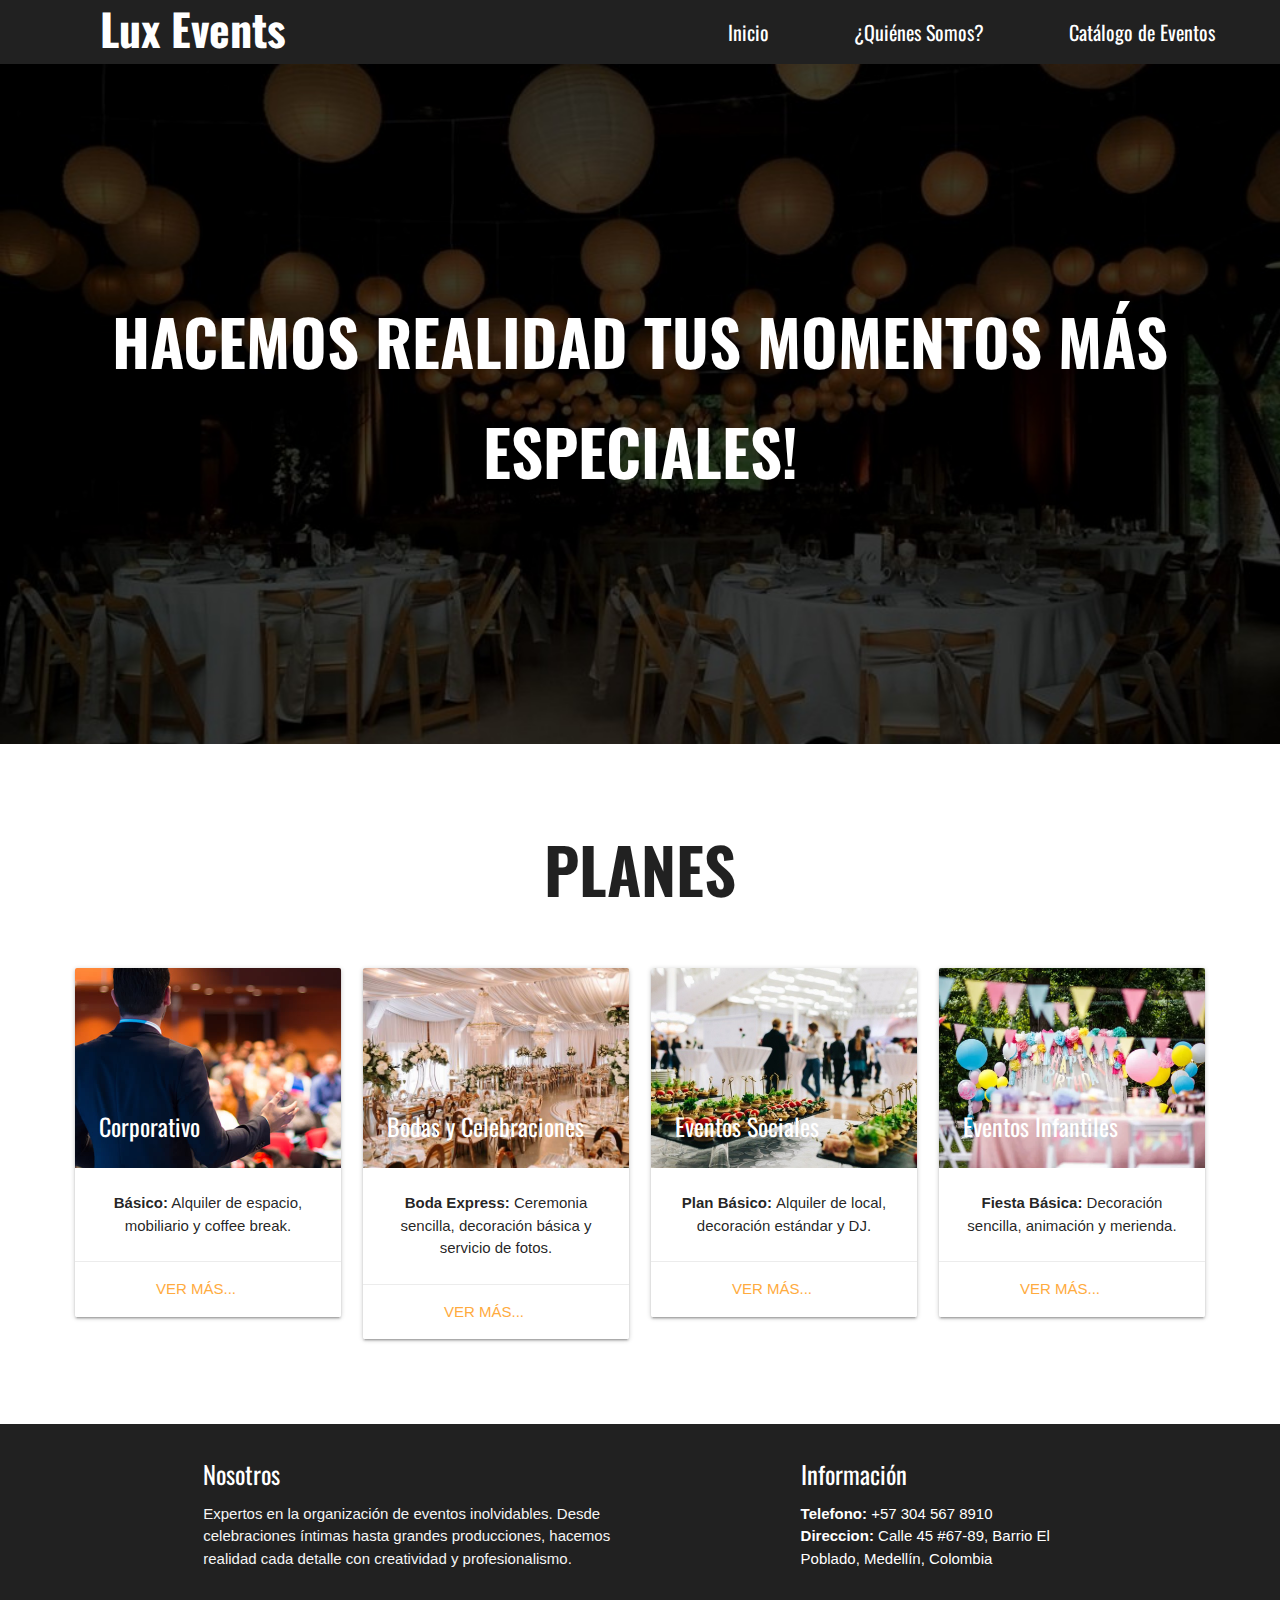
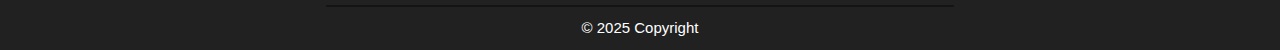
<file: index.html>
<!DOCTYPE html>
<html lang="en">
<head>
    <meta charset="UTF-8">
    <meta name="viewport" content="width=device-width, initial-scale=1.0">
    <title>Document</title>

    <!-- Import Google Icon Font -->
    <link href="https://fonts.googleapis.com/icon?family=Material+Icons" rel="stylesheet">

    <!-- Import Materialize CSS -->
    <link rel="stylesheet" href="https://cdnjs.cloudflare.com/ajax/libs/materialize/1.0.0/css/materialize.min.css">

    <!-- Import custom CSS (if you have it) -->
    <link rel="stylesheet" href="style.css">

    <!-- Import Google Fonts -->
    <style>
        @import url('https://fonts.googleapis.com/css2?family=Boldonse&display=swap');
    </style>
</head>

<body>

    <!-- Navbar -->
    <header>
        <nav class="grey darken-4"> <!-- Color aplicado al nav -->
            <div class="nav-wrapper">
                <a href="#" class="brand-logo"><h3>Lux Events</h3></a>
                <ul id="nav-mobile" class="right hide-on-med-and-down">
                    <li><a href="sass.html">Inicio</a></li>
                    <li><a href="badges.html">¿Quiénes Somos?</a></li>
                    <li><a href="collapsible.html">Catálogo de Eventos</a></li>
                </ul>
            </div>
        </nav>
    </header>

    <div class="textoP black">

        <h1>HACEMOS REALIDAD TUS MOMENTOS MÁS ESPECIALES!</h1>

    </div>


    <div class="contenedor">
        <h1>PLANES</h1>
        <br>


        <div class="contenedor-custom">
            <div class="row">
                <div class="col s12 m3">
                    <div class="card">
                        <div class="card-image">
                            <img src="img/corporativo.jpg">
                            <span class="card-title">Corporativo</span>
                        </div>
                        <div class="card-content">
                            <p><b>Básico:</b> Alquiler de espacio, mobiliario y coffee break.</p>
                        </div>
                        <div class="card-action">
                            <a href="#">Ver Más...</a>
                        </div>
                    </div>
                </div>
        
                <div class="col s12 m3">
                    <div class="card">
                        <div class="card-image">
                            <img src="img/bodas.jpeg">
                            <span class="card-title">Bodas y Celebraciones</span>
                        </div>
                        <div class="card-content">
                            <p><b>Boda Express: </b>Ceremonia sencilla, decoración básica y servicio de fotos.</p>
                        </div>
                        <div class="card-action">
                            <a href="#">Ver Más...</a>
                        </div>
                    </div>
                </div>
        
                <div class="col s12 m3">
                    <div class="card">
                        <div class="card-image">
                            <img src="img/eventosocial.jpg">
                            <span class="card-title">Eventos Sociales</span>
                        </div>
                        <div class="card-content">
                            <p><b>Plan Básico: </b>Alquiler de local, decoración estándar y DJ.</p>
                        </div>
                        <div class="card-action">
                            <a href="#">Ver Más...</a>
                        </div>
                    </div>
                </div>
        
                <div class="col s12 m3">
                    <div class="card">
                        <div class="card-image">
                            <img src="img/eventoinfantil.webp">
                            <span class="card-title">Eventos Infantiles</span>
                        </div>
                        <div class="card-content">
                            <p><b>Fiesta Básica: </b>Decoración sencilla, animación y merienda.</p>
                        </div>
                        <div class="card-action">
                            <a href="#">Ver Más...</a>
                        </div>
                    </div>
                </div>
            </div>
        </div>
    </div>


    <footer class="page-footer grey darken-4">
        <div class="container">
          <div class="row">
            <div class="col l6 s12">
              <h5 class="white-text">Nosotros</h5>
              <p class="grey-text text-lighten-4">Expertos en la organización de eventos inolvidables. Desde celebraciones 
                íntimas hasta grandes producciones, hacemos realidad cada detalle con creatividad y profesionalismo.</p>
            </div>
            <div class="col l4 offset-l2 s12">
                <h5>Información</h5>
              <ul>
                <li><b>Telefono:</b> +57 304 567 8910</li>
                <li><b>Direccion:</b> Calle 45 #67-89, Barrio El Poblado, Medellín, Colombia</li>
              </ul>
            </div>
          </div>
          <div class="container center contenedor-footer">
            © 2025 Copyright
            </div>
        </div>
      </footer>
    

    

</body>
</html>
</file>
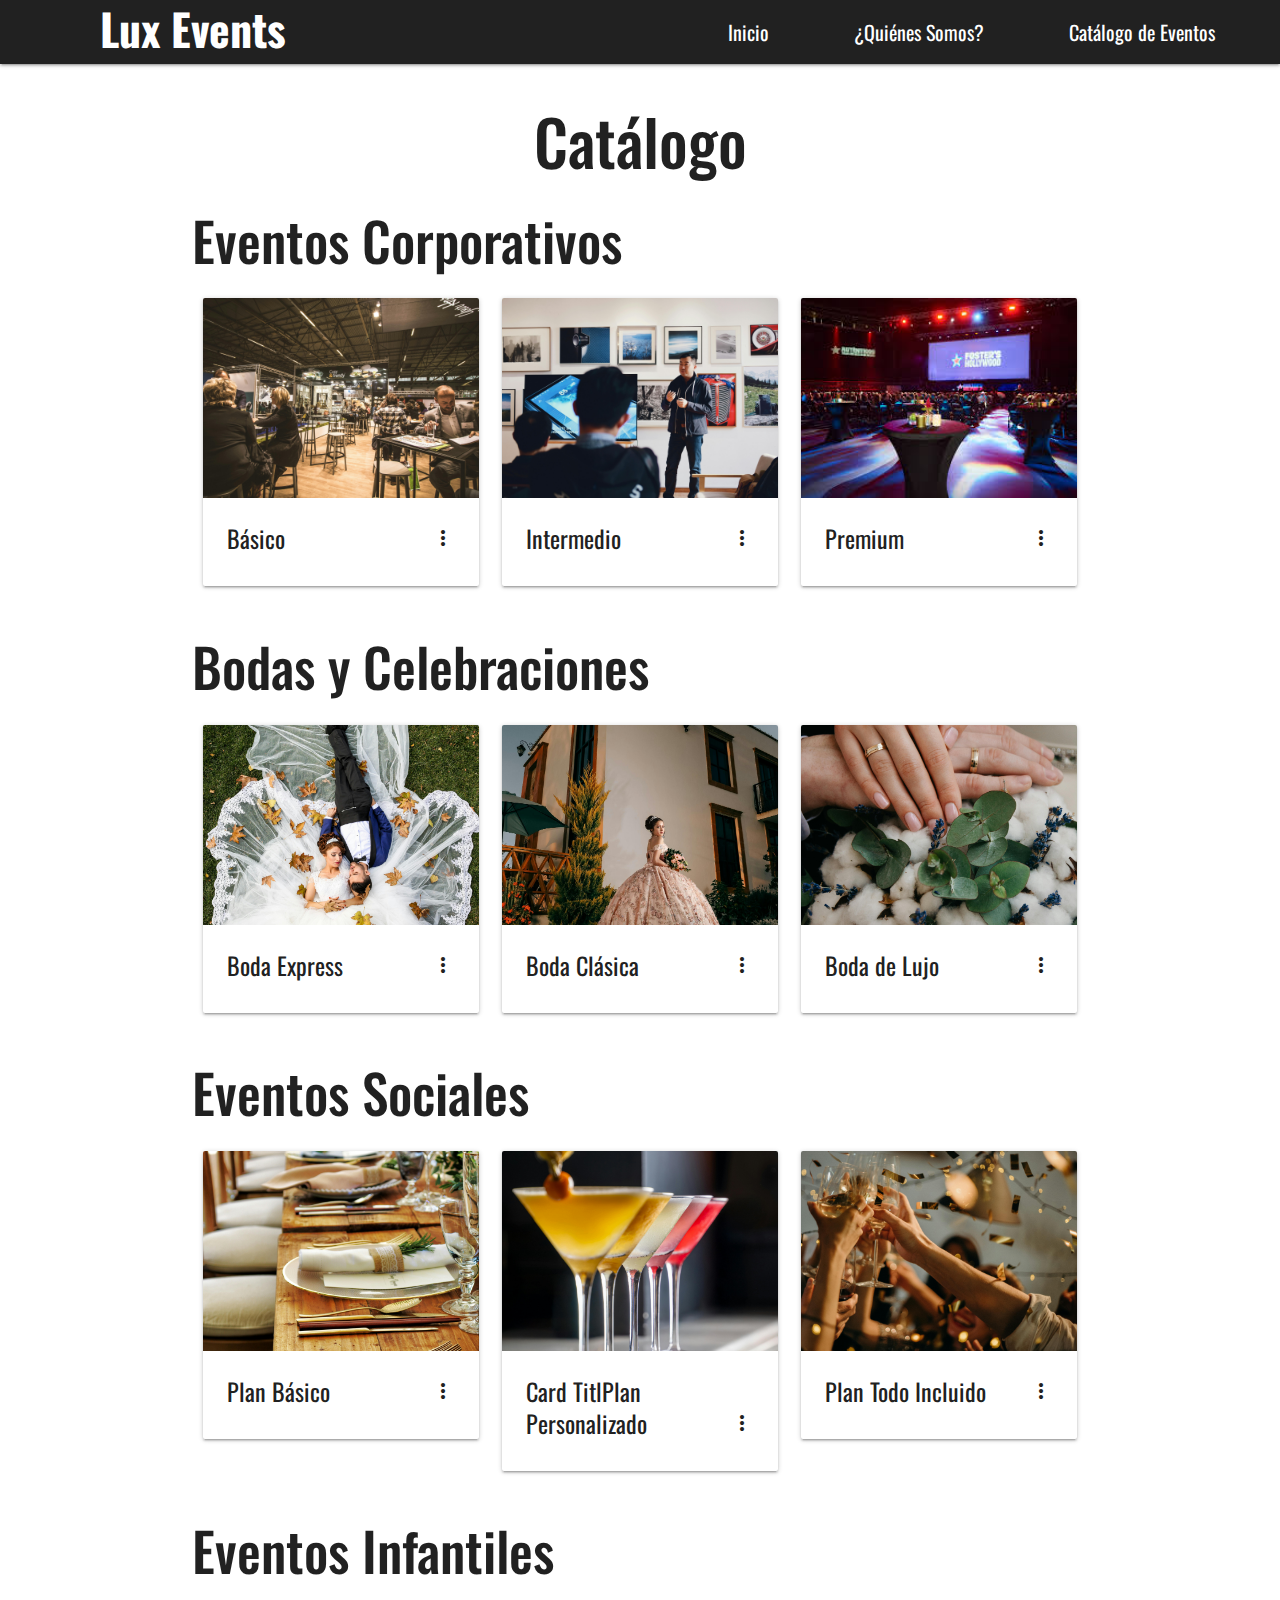
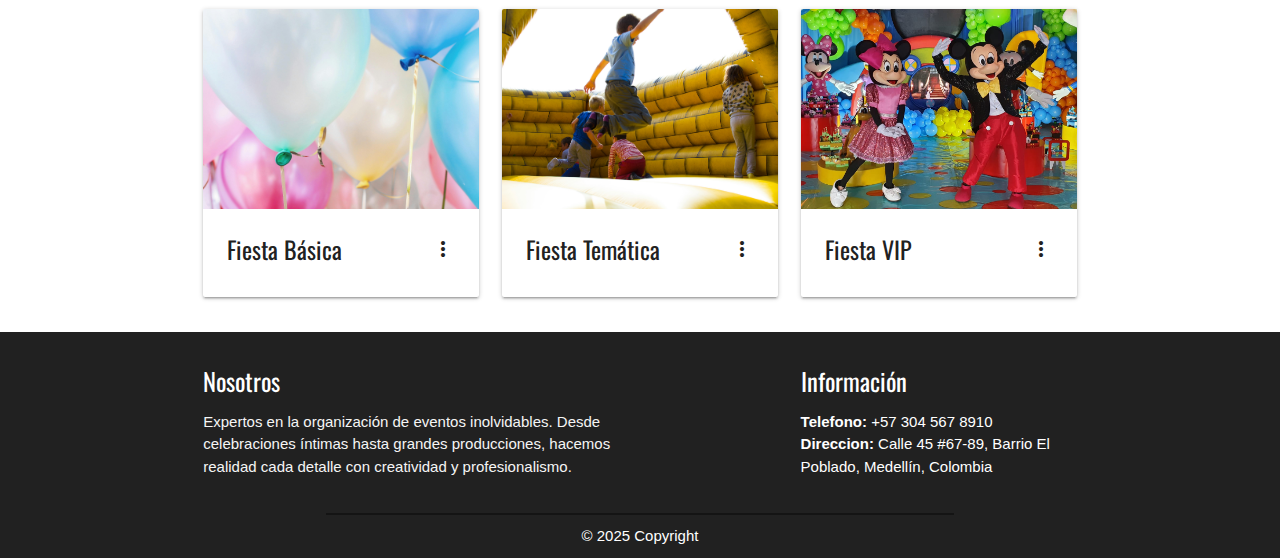
<file: catalogoeventos.html>
<!DOCTYPE html>
<html lang="en">
<head>
    <meta charset="UTF-8">
    <meta name="viewport" content="width=device-width, initial-scale=1.0">
    <title>Document</title>

    <!-- Import Google Icon Font -->
    <link href="https://fonts.googleapis.com/icon?family=Material+Icons" rel="stylesheet">

    <!-- Import Materialize CSS -->
    <link rel="stylesheet" href="https://cdnjs.cloudflare.com/ajax/libs/materialize/1.0.0/css/materialize.min.css">

    <!-- Import custom CSS (if you have it) -->
    <link rel="stylesheet" href="style.css">

    <!-- Import Google Fonts -->
    <style>
        @import url('https://fonts.googleapis.com/css2?family=Boldonse&display=swap');
    </style>
</head>

<body>

    <!-- Navbar -->
    <header>
        <nav class="grey darken-4"> <!-- Color aplicado al nav -->
            <div class="nav-wrapper">
                <a href="#" class="brand-logo"><h3>Lux Events</h3></a>
                <ul id="nav-mobile" class="right hide-on-med-and-down">
                    <li><a href="sass.html">Inicio</a></li>
                    <li><a href="badges.html">¿Quiénes Somos?</a></li>
                    <li><a href="collapsible.html">Catálogo de Eventos</a></li>
                </ul>
            </div>
        </nav>
    </header>


        
    <div class="container contenedor-catalogo">
        <h1>Catálogo</h1>

        <div class="corporativos">
        <h2>Eventos Corporativos</h2>
        <div class="row">
            <!-- Tarjeta 1 -->
            <div class="col s12 m4">
                <div class="card">
                    <div class="card-image waves-effect waves-block waves-light">
                        <img class="activator" src="img/corporativo1.jpg">
                    </div>
                    <div class="card-content">
                        <span class="card-title activator grey-text text-darken-4 titulo-tarjeta">Básico<i class="material-icons right">more_vert</i></span>
                    </div>
                    <div class="card-reveal">
                        <span class="card-title grey-text text-darken-4">Básico - $500<i class="material-icons right">close</i></span>
                        <p>Alquiler de espacio, mobiliario y coffee break.</p>
                    </div>
                </div>
            </div>
    
            <!-- Tarjeta 2 -->
            <div class="col s12 m4">
                <div class="card">
                    <div class="card-image waves-effect waves-block waves-light">
                        <img class="activator" src="img/corporativo2.jpg">
                    </div>
                    <div class="card-content">
                        <span class="card-title activator grey-text text-darken-4 titulo-tarjeta">Intermedio<i class="material-icons right">more_vert</i></span>
                    </div>
                    <div class="card-reveal">
                        <span class="card-title grey-text text-darken-4">Intermedio - $1000<i class="material-icons right">close</i></span>
                        <p>Incluye equipo audiovisual, decoración básica y servicio de catering.</p>
                    </div>
                </div>
            </div>
    
            <!-- Tarjeta 3 -->
            <div class="col s12 m4">
                <div class="card">
                    <div class="card-image waves-effect waves-block waves-light">
                        <img class="activator" src="img/corporativo3.jpeg">
                    </div>
                    <div class="card-content">
                        <span class="card-title activator grey-text text-darken-4 titulo-tarjeta">Premium<i class="material-icons right">more_vert</i></span>
                    </div>
                    <div class="card-reveal">
                        <span class="card-title grey-text text-darken-4">Premium - $1500<i class="material-icons right">close</i></span>
                        <p>Producción completa con branding, conferencistas, entretenimiento y tecnología interactiva.</p>
                    </div>
                </div>
            </div>
        </div>
        </div>


        <div class="Bodas">
            <h2>Bodas y Celebraciones</h2>
            <div class="row">
                <!-- Tarjeta 1 -->
                <div class="col s12 m4">
                    <div class="card">
                        <div class="card-image waves-effect waves-block waves-light">
                            <img class="activator" src="img/boda1.jpg">
                        </div>
                        <div class="card-content">
                            <span class="card-title activator grey-text text-darken-4 titulo-tarjeta">Boda Express<i class="material-icons right">more_vert</i></span>
                        </div>
                        <div class="card-reveal">
                            <span class="card-title grey-text text-darken-4">Boda Express - $1700<i class="material-icons right">close</i></span>
                            <p>Ceremonia sencilla, decoración básica y servicio de fotos.</p>
                        </div>
                    </div>
                </div>
        
                <!-- Tarjeta 2 -->
                <div class="col s12 m4">
                    <div class="card">
                        <div class="card-image waves-effect waves-block waves-light">
                            <img class="activator" src="img/boda2.jpg">
                        </div>
                        <div class="card-content">
                            <span class="card-title activator grey-text text-darken-4 titulo-tarjeta">Boda Clásica<i class="material-icons right">more_vert</i></span>
                        </div>
                        <div class="card-reveal">
                            <span class="card-title grey-text text-darken-4">Boda Clásica - $3000<i class="material-icons right">close</i></span>
                            <p>Lugar, catering, música en vivo/DJ y coordinación del evento.</p>
                        </div>
                    </div>
                </div>
        
                <!-- Tarjeta 3 -->
                <div class="col s12 m4">
                    <div class="card">
                        <div class="card-image waves-effect waves-block waves-light">
                            <img class="activator" src="img/boda3.jpg">
                        </div>
                        <div class="card-content">
                            <span class="card-title activator grey-text text-darken-4 titulo-tarjeta">Boda de Lujo<i class="material-icons right">more_vert</i></span>
                        </div>
                        <div class="card-reveal">
                            <span class="card-title grey-text text-darken-4">Boda de Lujo - $5000<i class="material-icons right">close</i></span>
                            <p>Lugar exclusivo, diseño personalizado, iluminación, efectos especiales y servicio de wedding planner.</p>
                        </div>
                    </div>
                </div>
            </div>
            </div>


            <div class="sociales">
                <h2>Eventos Sociales</h2>
                <div class="row">
                    <!-- Tarjeta 1 -->
                    <div class="col s12 m4">
                        <div class="card">
                            <div class="card-image waves-effect waves-block waves-light">
                                <img class="activator" src="img/social1.jpg">
                            </div>
                            <div class="card-content">
                                <span class="card-title activator grey-text text-darken-4 titulo-tarjeta">Plan Básico<i class="material-icons right">more_vert</i></span>
                            </div>
                            <div class="card-reveal">
                                <span class="card-title grey-text text-darken-4">Plan Básico - $800<i class="material-icons right">close</i></span>
                                <p>Alquiler de local, decoración estándar y DJ.</p>
                            </div>
                        </div>
                    </div>
            
                    <!-- Tarjeta 2 -->
                    <div class="col s12 m4">
                        <div class="card">
                            <div class="card-image waves-effect waves-block waves-light">
                                <img class="activator" src="img/social2.jpg">
                            </div>
                            <div class="card-content">
                                <span class="card-title activator grey-text text-darken-4 titulo-tarjeta">Card TitlPlan Personalizado<i class="material-icons right">more_vert</i></span>
                            </div>
                            <div class="card-reveal">
                                <span class="card-title grey-text text-darken-4">Plan Personalizado - $1300<i class="material-icons right">close</i></span>
                                <p>Catering, animadores, show en vivo y fotografía. </p>
                            </div>
                        </div>
                    </div>
            
                    <!-- Tarjeta 3 -->
                    <div class="col s12 m4">
                        <div class="card">
                            <div class="card-image waves-effect waves-block waves-light">
                                <img class="activator" src="img/social3.jpg">
                            </div>
                            <div class="card-content">
                                <span class="card-title activator grey-text text-darken-4 titulo-tarjeta">Plan Todo Incluido<i class="material-icons right">more_vert</i></span>
                            </div>
                            <div class="card-reveal">
                                <span class="card-title grey-text text-darken-4">Plan Todo Incluido - $2000<i class="material-icons right">close</i></span>
                                <p>Temática especial, souvenirs personalizados, espectáculo y barra libre.</p>
                            </div>
                        </div>
                    </div>
                </div>
                </div>


                <div class="infantiles">
                    <h2>Eventos Infantiles</h2>
                    <div class="row">
                        <!-- Tarjeta 1 -->
                        <div class="col s12 m4">
                            <div class="card">
                                <div class="card-image waves-effect waves-block waves-light">
                                    <img class="activator" src="img/infantil1.jpg">
                                </div>
                                <div class="card-content">
                                    <span class="card-title activator grey-text text-darken-4 titulo-tarjeta">Fiesta Básica<i class="material-icons right">more_vert</i></span>
                                </div>
                                <div class="card-reveal">
                                    <span class="card-title grey-text text-darken-4">Fiesta Básica - $500<i class="material-icons right">close</i></span>
                                    <p>Decoración sencilla, animación y merienda.</p>
                                </div>
                            </div>
                        </div>
                
                        <!-- Tarjeta 2 -->
                        <div class="col s12 m4">
                            <div class="card">
                                <div class="card-image waves-effect waves-block waves-light">
                                    <img class="activator" src="img/infantil2.jpg">
                                </div>
                                <div class="card-content">
                                    <span class="card-title activator grey-text text-darken-4 titulo-tarjeta">Fiesta Temática<i class="material-icons right">more_vert</i></span>
                                </div>
                                <div class="card-reveal">
                                    <span class="card-title grey-text text-darken-4">Fiesta Temática - $1200<i class="material-icons right">close</i></span>
                                    <p>Personajes, juegos interactivos, inflables y show de magia.</p>
                                </div>
                            </div>
                        </div>
                
                        <!-- Tarjeta 3 -->
                        <div class="col s12 m4">
                            <div class="card">
                                <div class="card-image waves-effect waves-block waves-light">
                                    <img class="activator" src="img/infantil3.jpeg">
                                </div>
                                <div class="card-content">
                                    <span class="card-title activator grey-text text-darken-4 titulo-tarjeta">Fiesta VIP<i class="material-icons right">more_vert</i></span>
                                </div>
                                <div class="card-reveal">
                                    <span class="card-title grey-text text-darken-4">Fiesta VIP - $2000<i class="material-icons right">close</i></span>
                                    <p>Experiencia única con estaciones interactivas, food trucks y souvenir temático.</p>
                                </div>
                            </div>
                        </div>
                    </div>
                    </div>


                


    </div>
    









    <footer class="page-footer grey darken-4">
        <div class="container">
          <div class="row">
            <div class="col l6 s12">
              <h5 class="white-text">Nosotros</h5>
              <p class="grey-text text-lighten-4">Expertos en la organización de eventos inolvidables. Desde celebraciones 
                íntimas hasta grandes producciones, hacemos realidad cada detalle con creatividad y profesionalismo.</p>
            </div>
            <div class="col l4 offset-l2 s12">
                <h5>Información</h5>
              <ul>
                <li><b>Telefono:</b> +57 304 567 8910</li>
                <li><b>Direccion:</b> Calle 45 #67-89, Barrio El Poblado, Medellín, Colombia</li>
              </ul>
            </div>
          </div>
          <div class="container center contenedor-footer">
            © 2025 Copyright
            </div>
        </div>
      </footer>
    
<!-- Importar el JS de Materialize -->
<script src="https://cdnjs.cloudflare.com/ajax/libs/materialize/1.0.0/js/materialize.min.js"></script>

<script>
  document.addEventListener('DOMContentLoaded', function() {
    var elems = document.querySelectorAll('.card');
    M.AutoInit(); // Inicializa automáticamente todos los componentes de Materialize
  });
</script>
    

</body>
</html>
</file>
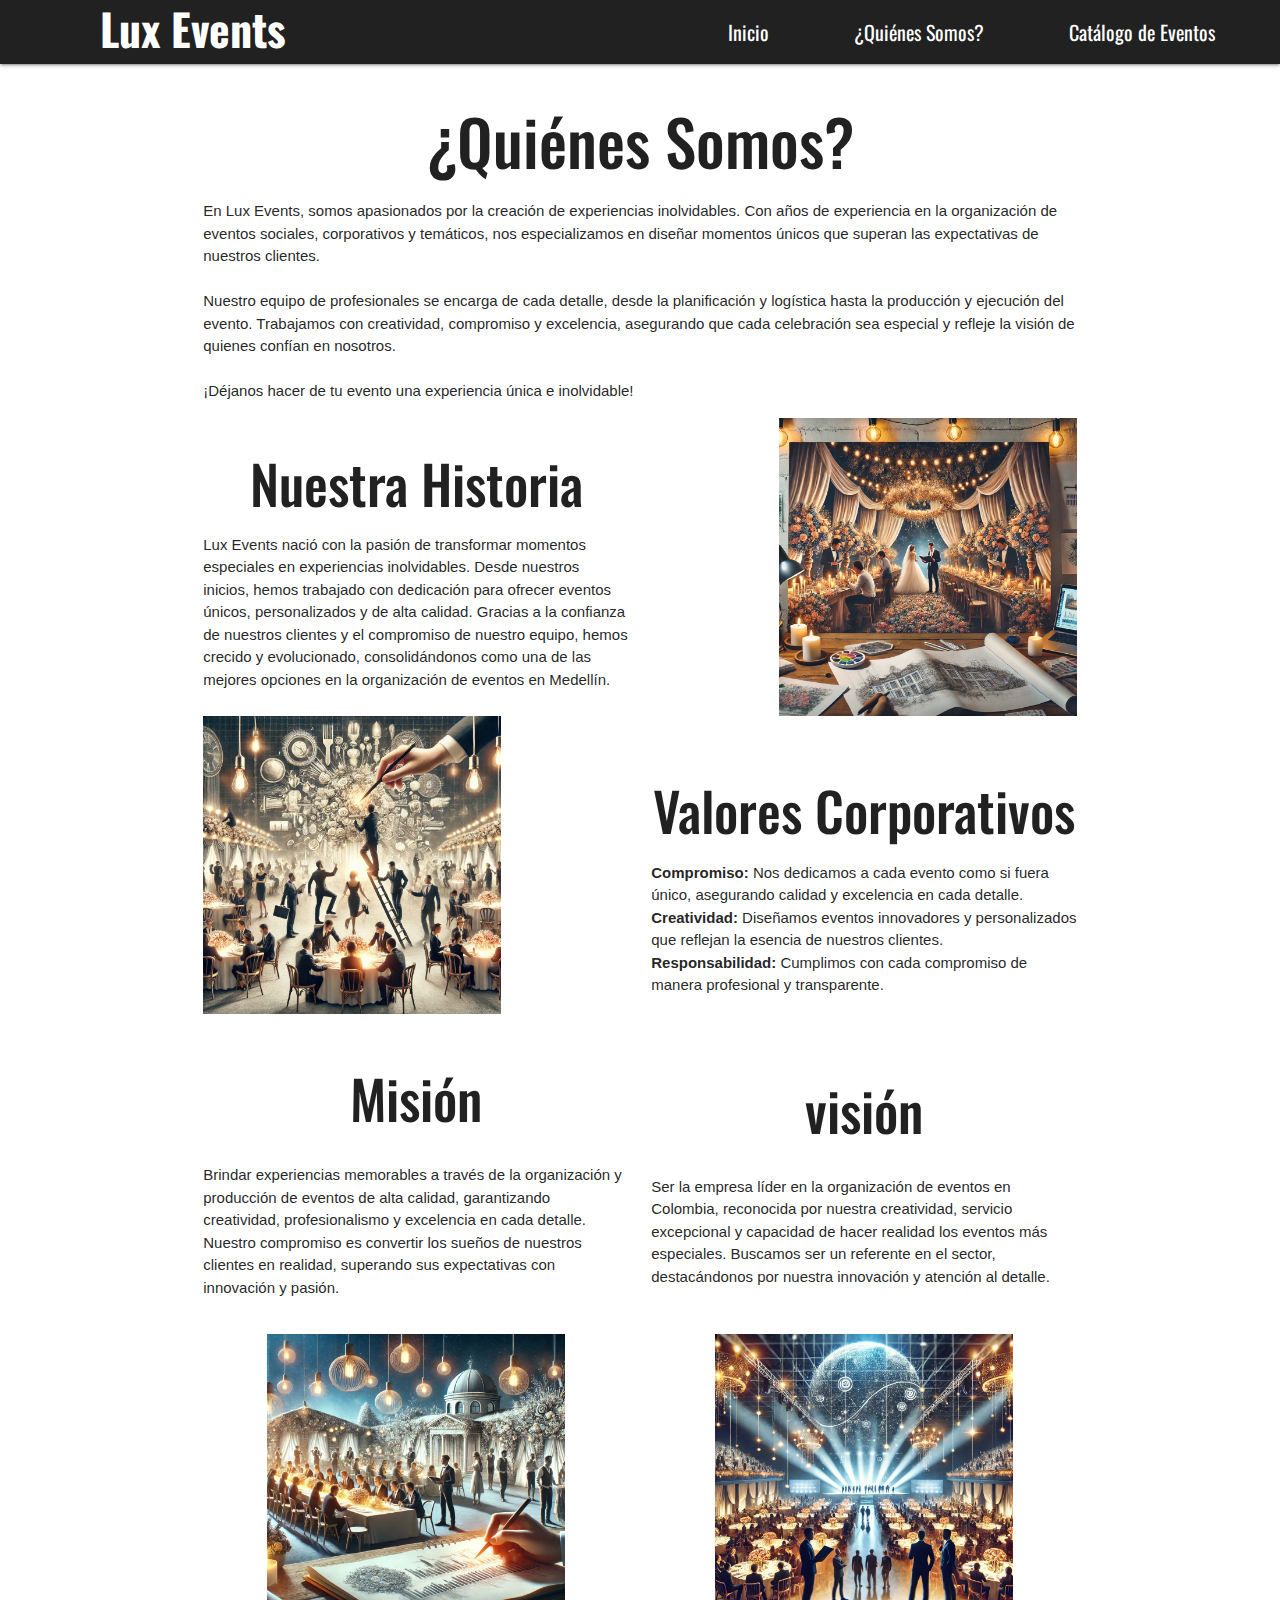
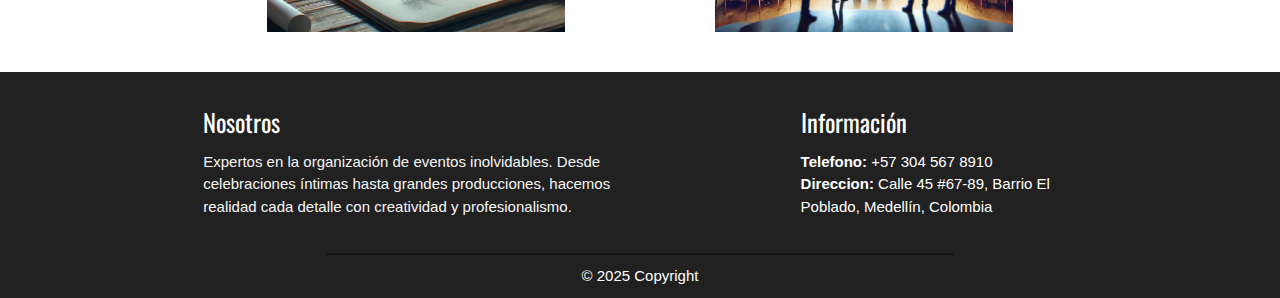
<file: QuienesSomos.html>
<!DOCTYPE html>
<html lang="en">
<head>
    <meta charset="UTF-8">
    <meta name="viewport" content="width=device-width, initial-scale=1.0">
    <title>Document</title>

    <!-- Import Google Icon Font -->
    <link href="https://fonts.googleapis.com/icon?family=Material+Icons" rel="stylesheet">

    <!-- Import Materialize CSS -->
    <link rel="stylesheet" href="https://cdnjs.cloudflare.com/ajax/libs/materialize/1.0.0/css/materialize.min.css">

    <!-- Import custom CSS (if you have it) -->
    <link rel="stylesheet" href="style.css">

    <!-- Import Google Fonts -->
    <style>
        @import url('https://fonts.googleapis.com/css2?family=Boldonse&display=swap');
    </style>
</head>

<body>

    <!-- Navbar -->
    <header>
        <nav class="grey darken-4"> <!-- Color aplicado al nav -->
            <div class="nav-wrapper">
                <a href="#" class="brand-logo"><h3>Lux Events</h3></a>
                <ul id="nav-mobile" class="right hide-on-med-and-down">
                    <li><a href="sass.html">Inicio</a></li>
                    <li><a href="badges.html">¿Quiénes Somos?</a></li>
                    <li><a href="collapsible.html">Catálogo de Eventos</a></li>
                </ul>
            </div>
        </nav>
    </header>








<div class="container contenedor-quienesomos">

        <div class="row">
            <div class="col s12">
                <h1>¿Quiénes Somos?</h1>
                <p>En Lux Events, somos apasionados por la creación de experiencias inolvidables. Con años de experiencia en la organización de eventos sociales, corporativos y temáticos, nos especializamos en diseñar momentos únicos que superan las expectativas de nuestros clientes.
                    <br><br>
                    Nuestro equipo de profesionales se encarga de cada detalle, desde la planificación y logística hasta la producción y ejecución del evento. Trabajamos con creatividad, compromiso y excelencia, asegurando que cada celebración sea especial y refleje la visión de quienes confían en nosotros.
                    <br><br>
                    ¡Déjanos hacer de tu evento una experiencia única e inolvidable!
                </p>
            </div>

            <div class="col s6">
                <h2>Nuestra Historia</h2>
                <p>Lux Events nació con la pasión de transformar momentos especiales en experiencias inolvidables. Desde nuestros 
                    inicios, hemos trabajado con dedicación para ofrecer eventos únicos, personalizados y de alta calidad. Gracias a la 
                    confianza de nuestros clientes y el compromiso de nuestro equipo, hemos crecido y evolucionado, consolidándonos 
                    como una de las mejores opciones en la organización de eventos en Medellín.</p>
            </div>

            <div class="col s6">
                <img src="img/historia.webp" alt="">
            </div>

            <div class="col s6 izq">
                <img src="img/valores.webp" alt="">
            </div>

            <div class="col s6 valores">
                <h2>Valores Corporativos</h2>
                <ul>
                    <li><b>Compromiso:</b> Nos dedicamos a cada evento como si fuera único, asegurando calidad y excelencia en cada detalle.</li>
                    <li><b>Creatividad:</b> Diseñamos eventos innovadores y personalizados que reflejan la esencia de nuestros clientes.</li>
                    <li><b>Responsabilidad:</b> Cumplimos con cada compromiso de manera profesional y transparente.</li>
                </ul>
            </div>
        </div>
            <div class="row mision-vision">
            <div class="col s6">
                <h2>Misión</h2>
                <p> 
                    Brindar experiencias memorables a través de la organización y producción de eventos de alta calidad, garantizando 
                    creatividad, profesionalismo y excelencia en cada detalle. Nuestro compromiso es convertir los sueños de nuestros 
                    clientes en realidad, superando sus expectativas con innovación y pasión.
                </p>
            </div>

            <div class="col s6">
                <h2>visión</h2>
                <p>
                    Ser la empresa líder en la organización de eventos en Colombia, reconocida por nuestra creatividad, servicio 
                    excepcional y capacidad de hacer realidad los eventos más especiales. Buscamos ser un referente en el sector, 
                    destacándonos por nuestra innovación y atención al detalle.
                </p>
            </div>

          </div>


          <div class="row imgMV">
            <div class="col s6">
                <img src="img/Mision.webp" alt="">
            </div>

            <div class="col s6 izq">
                <img src="img/Vision.webp" alt="">
            </div>
          </div>
</div>









    <footer class="page-footer grey darken-4">
        <div class="container">
          <div class="row">
            <div class="col l6 s12">
              <h5 class="white-text">Nosotros</h5>
              <p class="grey-text text-lighten-4">Expertos en la organización de eventos inolvidables. Desde celebraciones 
                íntimas hasta grandes producciones, hacemos realidad cada detalle con creatividad y profesionalismo.</p>
            </div>
            <div class="col l4 offset-l2 s12">
                <h5>Información</h5>
              <ul>
                <li><b>Telefono:</b> +57 304 567 8910</li>
                <li><b>Direccion:</b> Calle 45 #67-89, Barrio El Poblado, Medellín, Colombia</li>
              </ul>
            </div>
          </div>
          <div class="container center contenedor-footer">
            © 2025 Copyright
            </div>
        </div>
      </footer>
    

    

</body>
</html>
</file>
<file: style.css>
@import url('https://fonts.googleapis.com/css2?family=Esteban&family=Oswald:wght@200..700&display=swap');

.nav-wrapper a {
    margin-left: 100px;
    margin-right: 120PX;
    font-family: "Oswald", sans-serif;
    font-weight: 400;
    font-style: normal;
    font-size: 20px;
}
.nav-wrapper h3 {
    font-weight: 800;
    margin-top: 5px;

}

.nav-wrapper li a{
    margin-left: 5px;
    margin-right: 50PX;
}

.textoP{
    width: 100%;
    height: 680px;
    background: url('img/ImgFondo.jpg') center / cover no-repeat;
    object-fit: cover;
    padding: 100px;
}
.textoP h1{
    font-family: "Oswald", sans-serif;
    font-weight: 650;
    font-style: bold;
    text-align: center;
    color: white;
    line-height: 110px;
    align-items: center;
    padding-top: 80px;
}


.contenedor{
    text-align: center;
    margin-top: 90px;
    
}
.contenedor h1{
    font-family: "Oswald", sans-serif;
    font-weight: 650;
    font-style: normal;
    padding-bottom: 10px;
}

.contenedor-custom {
    max-width: 90%; /* Reduce el margen lateral */
    margin: 0 auto; /* Centra el contenido */
    padding-bottom: 50px;
}

.card-image img {
    width: 100%;         
    height: 200px;       
    object-fit: cover; 
}

.card span{
    font-family: "Oswald", sans-serif;
    font-weight: 400 !important;
    
}

.page-footer h5{
    font-family: "Oswald", sans-serif;
    font-weight: 400;
}

.contenedor-footer{
    padding-top: 10px;
    border-top: 2px solid rgb(20, 20, 20);
    padding-bottom: 10px;
}

/*---------------------------- Quienes Somos ----------------------------*/

.contenedor-quienesomos h1 {
    font-family: "Oswald", sans-serif;
    text-align: center;
    font-weight: 500;
}
.contenedor-quienesomos h2{
    font-family: "Oswald", sans-serif;
    text-align: center;
    font-weight: 500;
}

.contenedor-quienesomos{
    padding-bottom: 20px;
}
.contenedor-quienesomos img{
    width: 70%;          /* Ocupa todo el ancho del contenedor */
    height: 70%;         /* Ocupa todo el alto del contenedor */
    object-fit: cover;    /* Recorta la imagen sin deformarla */
    display: block; 
    float: right;
}
.izq img{
    width: 70%;          /* Ocupa todo el ancho del contenedor */
    height: 70%;         /* Ocupa todo el alto del contenedor */
    object-fit: cover;    /* Recorta la imagen sin deformarla */
    display: block; 
    float: left !important;
}

.mision-vision {
    display: flex;
    align-items: stretch; /* Hace que ambas columnas tengan la misma altura */
}

.mision-vision .col {
    display: flex;
    flex-direction: column;
    justify-content: center; /* Centra el contenido verticalmente */
}
.valores{
    margin-top: 30px;
}



.imgMV .col {
    display: flex;
    justify-content: center; /* Centra la imagen dentro de la columna */
    align-items: center;
}

/*---------------------------------catalogo-------------------------------------------*/

.contenedor-catalogo h1{
    font-family: "Oswald", sans-serif;
    text-align: center;
    font-weight: 500;
}
.contenedor-catalogo h2{
    font-family: "Oswald", sans-serif;
    font-weight: 500;
}

.titulo-tarjeta{
    font-family: "Oswald", sans-serif !important;
}
</file>
